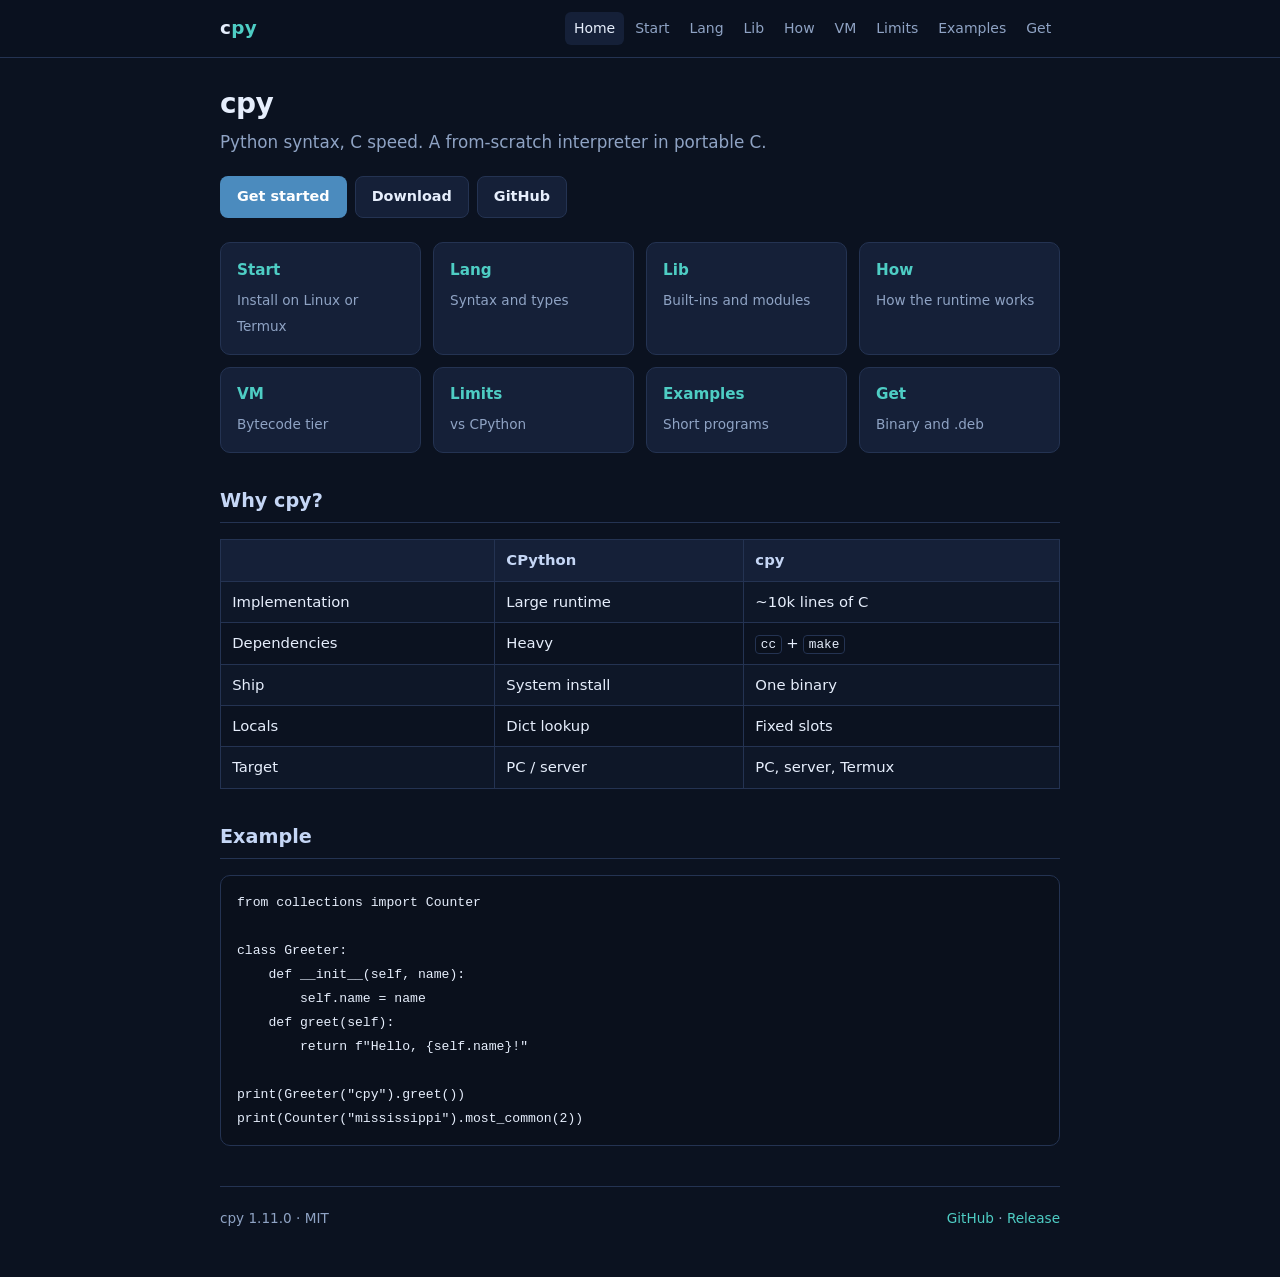
<file: index.html>
<!DOCTYPE html>
<html lang="en">
<head>
  <meta charset="utf-8"/>
  <meta name="viewport" content="width=device-width, initial-scale=1"/>
  <title>cpy</title>
  <meta name="description" content="cpy — Python syntax, C speed."/>
  <link rel="stylesheet" href="css/site.css"/>
</head>
<body>
  <header class="top">
    <div class="top-inner">
      <a class="brand" href="index.html">c<span>py</span></a>
      <nav class="nav">
        <a href="index.html" class="active">Home</a>
        <a href="start.html">Start</a>
        <a href="lang.html">Lang</a>
        <a href="lib.html">Lib</a>
        <a href="how.html">How</a>
        <a href="vm.html">VM</a>
        <a href="lim.html">Limits</a>
        <a href="try.html">Examples</a>
        <a href="get.html">Get</a>
      </nav>
    </div>
  </header>
  <main class="wrap">
    <h1>cpy</h1>
    <p class="lead">Python syntax, C speed. A from-scratch interpreter in portable C.</p>

  <div class="btns">
    <a class="btn btn-primary" href="start.html">Get started</a>
    <a class="btn" href="get.html">Download</a>
    <a class="btn" href="https://github.com/MoonLite-Br/Cpy">GitHub</a>
  </div>

  <div class="cards">
    <a class="card" href="start.html"><strong>Start</strong><span>Install on Linux or Termux</span></a>
    <a class="card" href="lang.html"><strong>Lang</strong><span>Syntax and types</span></a>
    <a class="card" href="lib.html"><strong>Lib</strong><span>Built-ins and modules</span></a>
    <a class="card" href="how.html"><strong>How</strong><span>How the runtime works</span></a>
    <a class="card" href="vm.html"><strong>VM</strong><span>Bytecode tier</span></a>
    <a class="card" href="lim.html"><strong>Limits</strong><span>vs CPython</span></a>
    <a class="card" href="try.html"><strong>Examples</strong><span>Short programs</span></a>
    <a class="card" href="get.html"><strong>Get</strong><span>Binary and .deb</span></a>
  </div>

  <h2>Why cpy?</h2>
  <div class="table-wrap">
  <table>
    <tr><th></th><th>CPython</th><th>cpy</th></tr>
    <tr><td>Implementation</td><td>Large runtime</td><td>~10k lines of C</td></tr>
    <tr><td>Dependencies</td><td>Heavy</td><td><code>cc</code> + <code>make</code></td></tr>
    <tr><td>Ship</td><td>System install</td><td>One binary</td></tr>
    <tr><td>Locals</td><td>Dict lookup</td><td>Fixed slots</td></tr>
    <tr><td>Target</td><td>PC / server</td><td>PC, server, Termux</td></tr>
  </table>
  </div>

  <h2>Example</h2>
  <pre><code>from collections import Counter

class Greeter:
    def __init__(self, name):
        self.name = name
    def greet(self):
        return f"Hello, {self.name}!"

print(Greeter("cpy").greet())
print(Counter("mississippi").most_common(2))
</code></pre>

    <footer>
      <span>cpy 1.11.0 · MIT</span>
      <span>
        <a href="https://github.com/MoonLite-Br/Cpy">GitHub</a>
        ·
        <a href="https://github.com/MoonLite-Br/Cpy/releases/tag/v1.11.0">Release</a>
      </span>
    </footer>
  </main>
</body>
</html>
</file>
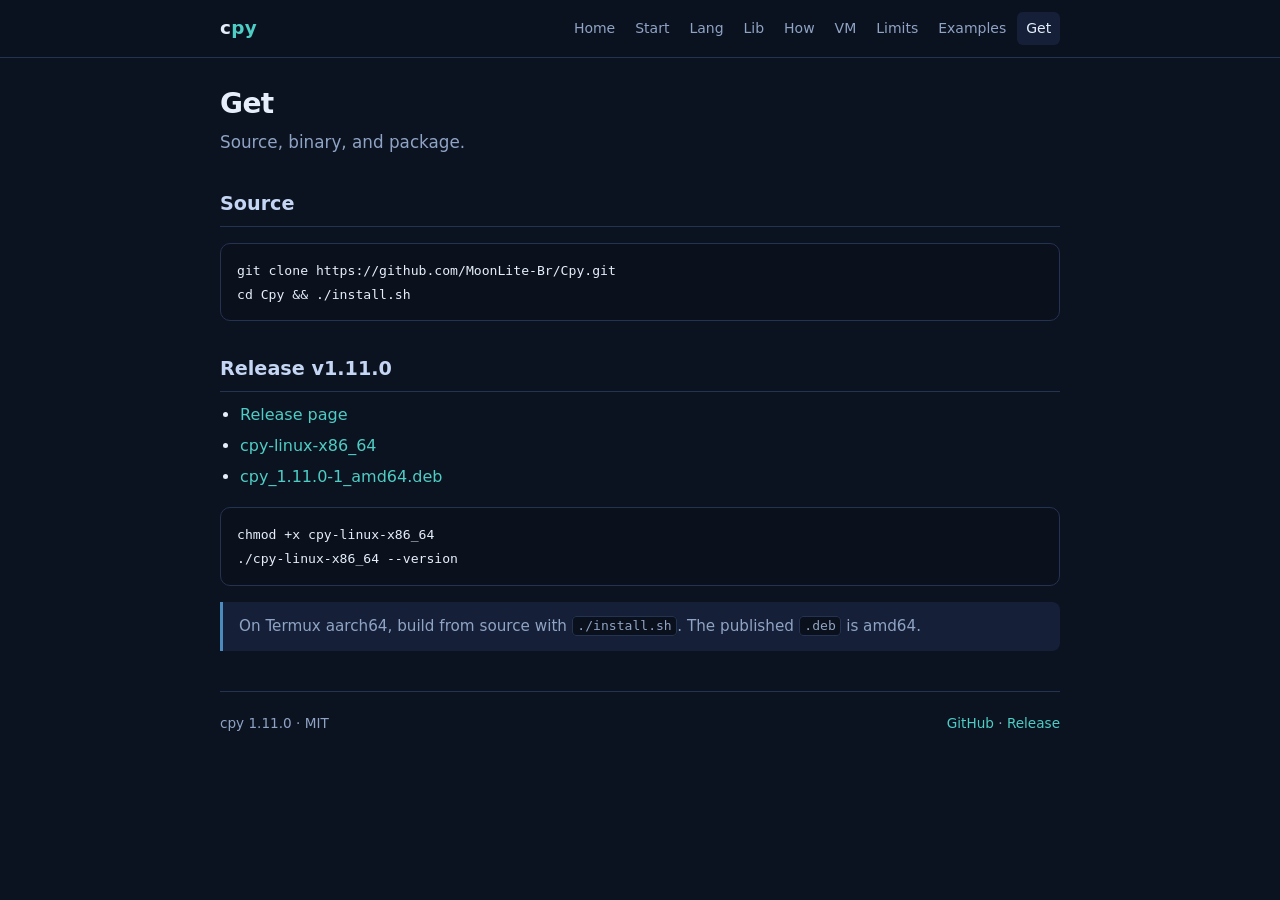
<file: get.html>
<!DOCTYPE html>
<html lang="en">
<head>
  <meta charset="utf-8"/>
  <meta name="viewport" content="width=device-width, initial-scale=1"/>
  <title>Get · cpy</title>
  <meta name="description" content="cpy — Python syntax, C speed."/>
  <link rel="stylesheet" href="css/site.css"/>
</head>
<body>
  <header class="top">
    <div class="top-inner">
      <a class="brand" href="index.html">c<span>py</span></a>
      <nav class="nav">
        <a href="index.html">Home</a>
        <a href="start.html">Start</a>
        <a href="lang.html">Lang</a>
        <a href="lib.html">Lib</a>
        <a href="how.html">How</a>
        <a href="vm.html">VM</a>
        <a href="lim.html">Limits</a>
        <a href="try.html">Examples</a>
        <a href="get.html" class="active">Get</a>
      </nav>
    </div>
  </header>
  <main class="wrap">
    <h1>Get</h1>
    <p class="lead">Source, binary, and package.</p>

  <h2>Source</h2>
  <pre><code>git clone https://github.com/MoonLite-Br/Cpy.git
cd Cpy && ./install.sh</code></pre>

  <h2>Release v1.11.0</h2>
  <ul>
    <li><a href="https://github.com/MoonLite-Br/Cpy/releases/tag/v1.11.0">Release page</a></li>
    <li><a href="https://github.com/MoonLite-Br/Cpy/releases/download/v1.11.0/cpy-linux-x86_64">cpy-linux-x86_64</a></li>
    <li><a href="https://github.com/MoonLite-Br/Cpy/releases/download/v1.11.0/cpy_1.11.0-1_amd64.deb">cpy_1.11.0-1_amd64.deb</a></li>
  </ul>

  <pre><code>chmod +x cpy-linux-x86_64
./cpy-linux-x86_64 --version</code></pre>

  <div class="note">On Termux aarch64, build from source with <code>./install.sh</code>. The published <code>.deb</code> is amd64.</div>

    <footer>
      <span>cpy 1.11.0 · MIT</span>
      <span>
        <a href="https://github.com/MoonLite-Br/Cpy">GitHub</a>
        ·
        <a href="https://github.com/MoonLite-Br/Cpy/releases/tag/v1.11.0">Release</a>
      </span>
    </footer>
  </main>
</body>
</html>
</file>
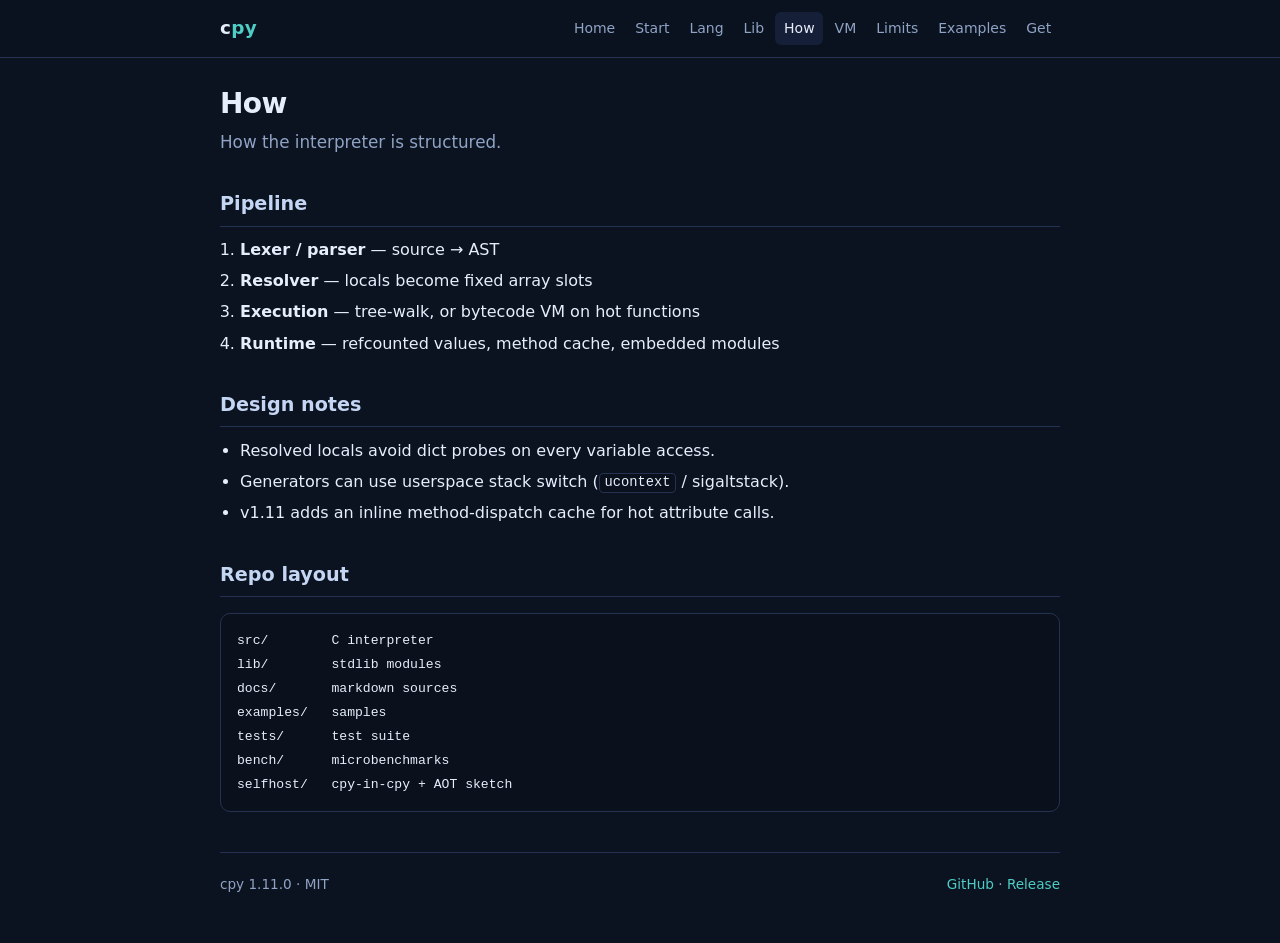
<file: how.html>
<!DOCTYPE html>
<html lang="en">
<head>
  <meta charset="utf-8"/>
  <meta name="viewport" content="width=device-width, initial-scale=1"/>
  <title>How · cpy</title>
  <meta name="description" content="cpy — Python syntax, C speed."/>
  <link rel="stylesheet" href="css/site.css"/>
</head>
<body>
  <header class="top">
    <div class="top-inner">
      <a class="brand" href="index.html">c<span>py</span></a>
      <nav class="nav">
        <a href="index.html">Home</a>
        <a href="start.html">Start</a>
        <a href="lang.html">Lang</a>
        <a href="lib.html">Lib</a>
        <a href="how.html" class="active">How</a>
        <a href="vm.html">VM</a>
        <a href="lim.html">Limits</a>
        <a href="try.html">Examples</a>
        <a href="get.html">Get</a>
      </nav>
    </div>
  </header>
  <main class="wrap">
    <h1>How</h1>
    <p class="lead">How the interpreter is structured.</p>

  <h2>Pipeline</h2>
  <ol>
    <li><strong>Lexer / parser</strong> — source → AST</li>
    <li><strong>Resolver</strong> — locals become fixed array slots</li>
    <li><strong>Execution</strong> — tree-walk, or bytecode VM on hot functions</li>
    <li><strong>Runtime</strong> — refcounted values, method cache, embedded modules</li>
  </ol>

  <h2>Design notes</h2>
  <ul>
    <li>Resolved locals avoid dict probes on every variable access.</li>
    <li>Generators can use userspace stack switch (<code>ucontext</code> / sigaltstack).</li>
    <li>v1.11 adds an inline method-dispatch cache for hot attribute calls.</li>
  </ul>

  <h2>Repo layout</h2>
  <pre><code>src/        C interpreter
lib/        stdlib modules
docs/       markdown sources
examples/   samples
tests/      test suite
bench/      microbenchmarks
selfhost/   cpy-in-cpy + AOT sketch</code></pre>

    <footer>
      <span>cpy 1.11.0 · MIT</span>
      <span>
        <a href="https://github.com/MoonLite-Br/Cpy">GitHub</a>
        ·
        <a href="https://github.com/MoonLite-Br/Cpy/releases/tag/v1.11.0">Release</a>
      </span>
    </footer>
  </main>
</body>
</html>
</file>
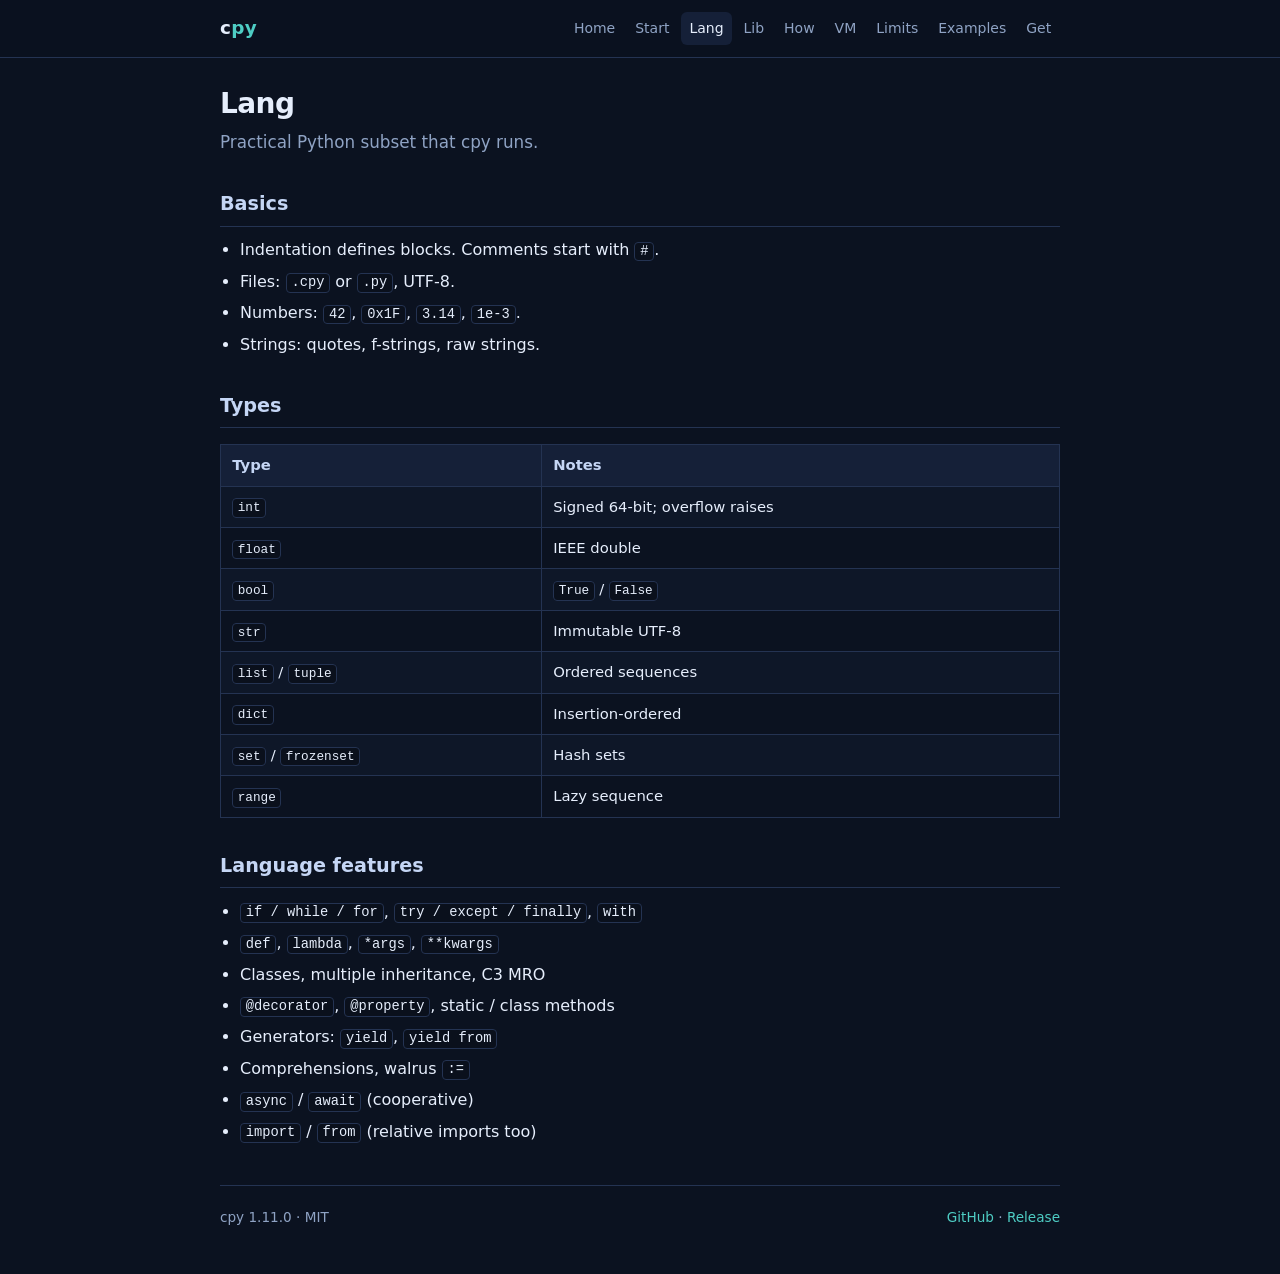
<file: lang.html>
<!DOCTYPE html>
<html lang="en">
<head>
  <meta charset="utf-8"/>
  <meta name="viewport" content="width=device-width, initial-scale=1"/>
  <title>Lang · cpy</title>
  <meta name="description" content="cpy — Python syntax, C speed."/>
  <link rel="stylesheet" href="css/site.css"/>
</head>
<body>
  <header class="top">
    <div class="top-inner">
      <a class="brand" href="index.html">c<span>py</span></a>
      <nav class="nav">
        <a href="index.html">Home</a>
        <a href="start.html">Start</a>
        <a href="lang.html" class="active">Lang</a>
        <a href="lib.html">Lib</a>
        <a href="how.html">How</a>
        <a href="vm.html">VM</a>
        <a href="lim.html">Limits</a>
        <a href="try.html">Examples</a>
        <a href="get.html">Get</a>
      </nav>
    </div>
  </header>
  <main class="wrap">
    <h1>Lang</h1>
    <p class="lead">Practical Python subset that cpy runs.</p>

  <h2>Basics</h2>
  <ul>
    <li>Indentation defines blocks. Comments start with <code>#</code>.</li>
    <li>Files: <code>.cpy</code> or <code>.py</code>, UTF-8.</li>
    <li>Numbers: <code>42</code>, <code>0x1F</code>, <code>3.14</code>, <code>1e-3</code>.</li>
    <li>Strings: quotes, f-strings, raw strings.</li>
  </ul>

  <h2>Types</h2>
  <div class="table-wrap">
  <table>
    <tr><th>Type</th><th>Notes</th></tr>
    <tr><td><code>int</code></td><td>Signed 64-bit; overflow raises</td></tr>
    <tr><td><code>float</code></td><td>IEEE double</td></tr>
    <tr><td><code>bool</code></td><td><code>True</code> / <code>False</code></td></tr>
    <tr><td><code>str</code></td><td>Immutable UTF-8</td></tr>
    <tr><td><code>list</code> / <code>tuple</code></td><td>Ordered sequences</td></tr>
    <tr><td><code>dict</code></td><td>Insertion-ordered</td></tr>
    <tr><td><code>set</code> / <code>frozenset</code></td><td>Hash sets</td></tr>
    <tr><td><code>range</code></td><td>Lazy sequence</td></tr>
  </table>
  </div>

  <h2>Language features</h2>
  <ul>
    <li><code>if / while / for</code>, <code>try / except / finally</code>, <code>with</code></li>
    <li><code>def</code>, <code>lambda</code>, <code>*args</code>, <code>**kwargs</code></li>
    <li>Classes, multiple inheritance, C3 MRO</li>
    <li><code>@decorator</code>, <code>@property</code>, static / class methods</li>
    <li>Generators: <code>yield</code>, <code>yield from</code></li>
    <li>Comprehensions, walrus <code>:=</code></li>
    <li><code>async</code> / <code>await</code> (cooperative)</li>
    <li><code>import</code> / <code>from</code> (relative imports too)</li>
  </ul>

    <footer>
      <span>cpy 1.11.0 · MIT</span>
      <span>
        <a href="https://github.com/MoonLite-Br/Cpy">GitHub</a>
        ·
        <a href="https://github.com/MoonLite-Br/Cpy/releases/tag/v1.11.0">Release</a>
      </span>
    </footer>
  </main>
</body>
</html>
</file>
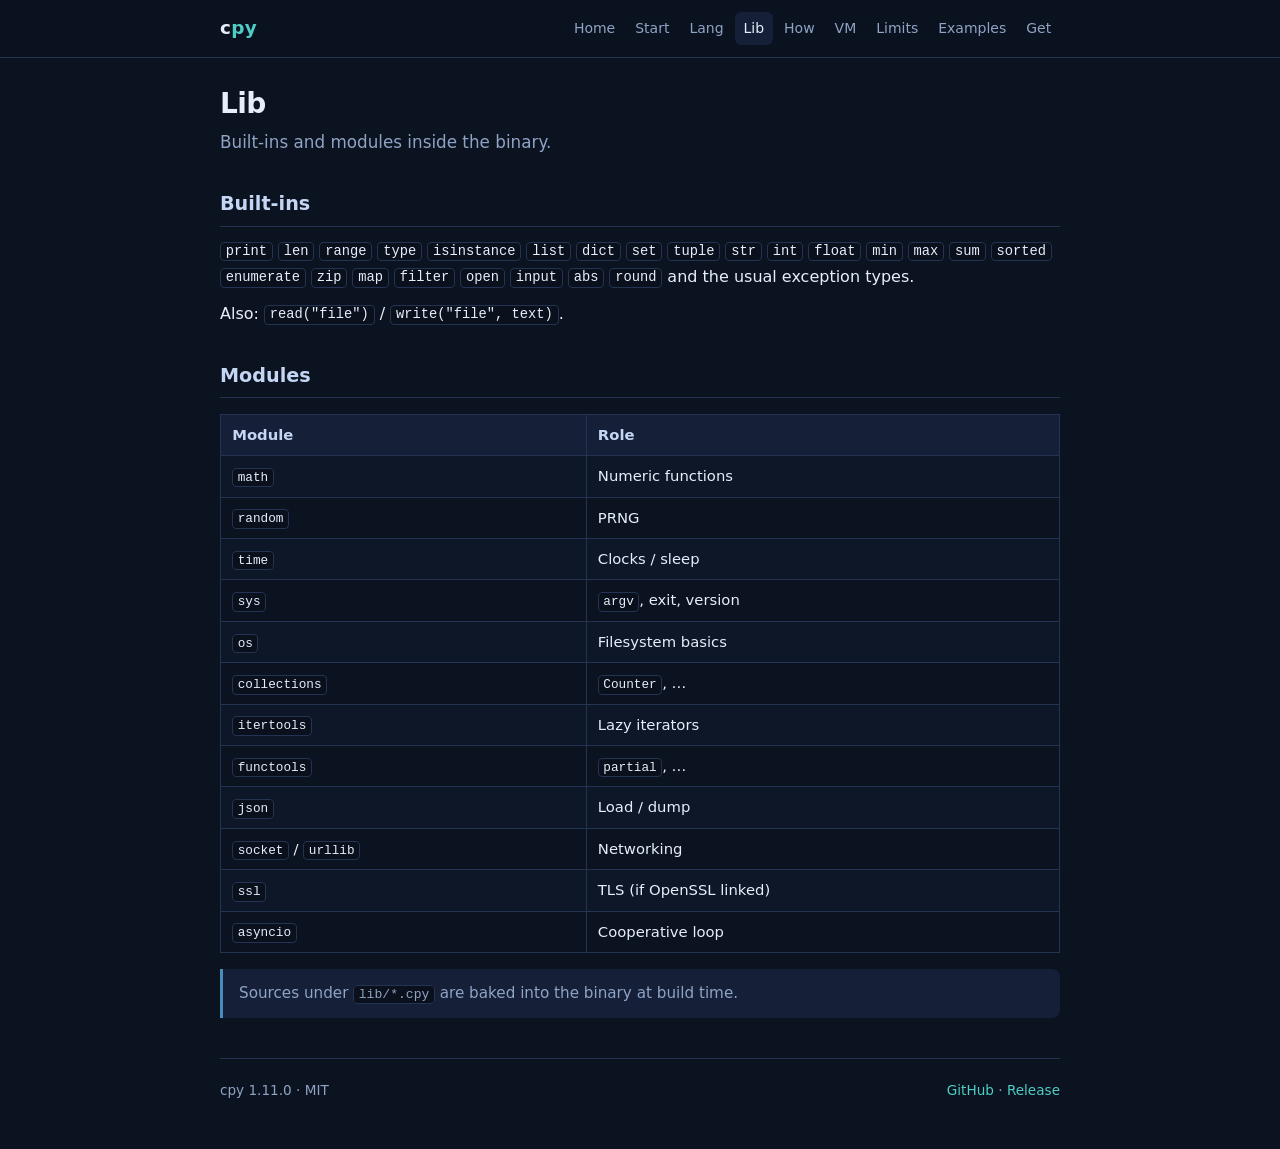
<file: lib.html>
<!DOCTYPE html>
<html lang="en">
<head>
  <meta charset="utf-8"/>
  <meta name="viewport" content="width=device-width, initial-scale=1"/>
  <title>Lib · cpy</title>
  <meta name="description" content="cpy — Python syntax, C speed."/>
  <link rel="stylesheet" href="css/site.css"/>
</head>
<body>
  <header class="top">
    <div class="top-inner">
      <a class="brand" href="index.html">c<span>py</span></a>
      <nav class="nav">
        <a href="index.html">Home</a>
        <a href="start.html">Start</a>
        <a href="lang.html">Lang</a>
        <a href="lib.html" class="active">Lib</a>
        <a href="how.html">How</a>
        <a href="vm.html">VM</a>
        <a href="lim.html">Limits</a>
        <a href="try.html">Examples</a>
        <a href="get.html">Get</a>
      </nav>
    </div>
  </header>
  <main class="wrap">
    <h1>Lib</h1>
    <p class="lead">Built-ins and modules inside the binary.</p>

  <h2>Built-ins</h2>
  <p><code>print</code> <code>len</code> <code>range</code> <code>type</code> <code>isinstance</code>
  <code>list</code> <code>dict</code> <code>set</code> <code>tuple</code> <code>str</code> <code>int</code> <code>float</code>
  <code>min</code> <code>max</code> <code>sum</code> <code>sorted</code> <code>enumerate</code> <code>zip</code>
  <code>map</code> <code>filter</code> <code>open</code> <code>input</code> <code>abs</code> <code>round</code>
  and the usual exception types.</p>
  <p>Also: <code>read("file")</code> / <code>write("file", text)</code>.</p>

  <h2>Modules</h2>
  <div class="table-wrap">
  <table>
    <tr><th>Module</th><th>Role</th></tr>
    <tr><td><code>math</code></td><td>Numeric functions</td></tr>
    <tr><td><code>random</code></td><td>PRNG</td></tr>
    <tr><td><code>time</code></td><td>Clocks / sleep</td></tr>
    <tr><td><code>sys</code></td><td><code>argv</code>, exit, version</td></tr>
    <tr><td><code>os</code></td><td>Filesystem basics</td></tr>
    <tr><td><code>collections</code></td><td><code>Counter</code>, …</td></tr>
    <tr><td><code>itertools</code></td><td>Lazy iterators</td></tr>
    <tr><td><code>functools</code></td><td><code>partial</code>, …</td></tr>
    <tr><td><code>json</code></td><td>Load / dump</td></tr>
    <tr><td><code>socket</code> / <code>urllib</code></td><td>Networking</td></tr>
    <tr><td><code>ssl</code></td><td>TLS (if OpenSSL linked)</td></tr>
    <tr><td><code>asyncio</code></td><td>Cooperative loop</td></tr>
  </table>
  </div>
  <div class="note">Sources under <code>lib/*.cpy</code> are baked into the binary at build time.</div>

    <footer>
      <span>cpy 1.11.0 · MIT</span>
      <span>
        <a href="https://github.com/MoonLite-Br/Cpy">GitHub</a>
        ·
        <a href="https://github.com/MoonLite-Br/Cpy/releases/tag/v1.11.0">Release</a>
      </span>
    </footer>
  </main>
</body>
</html>
</file>
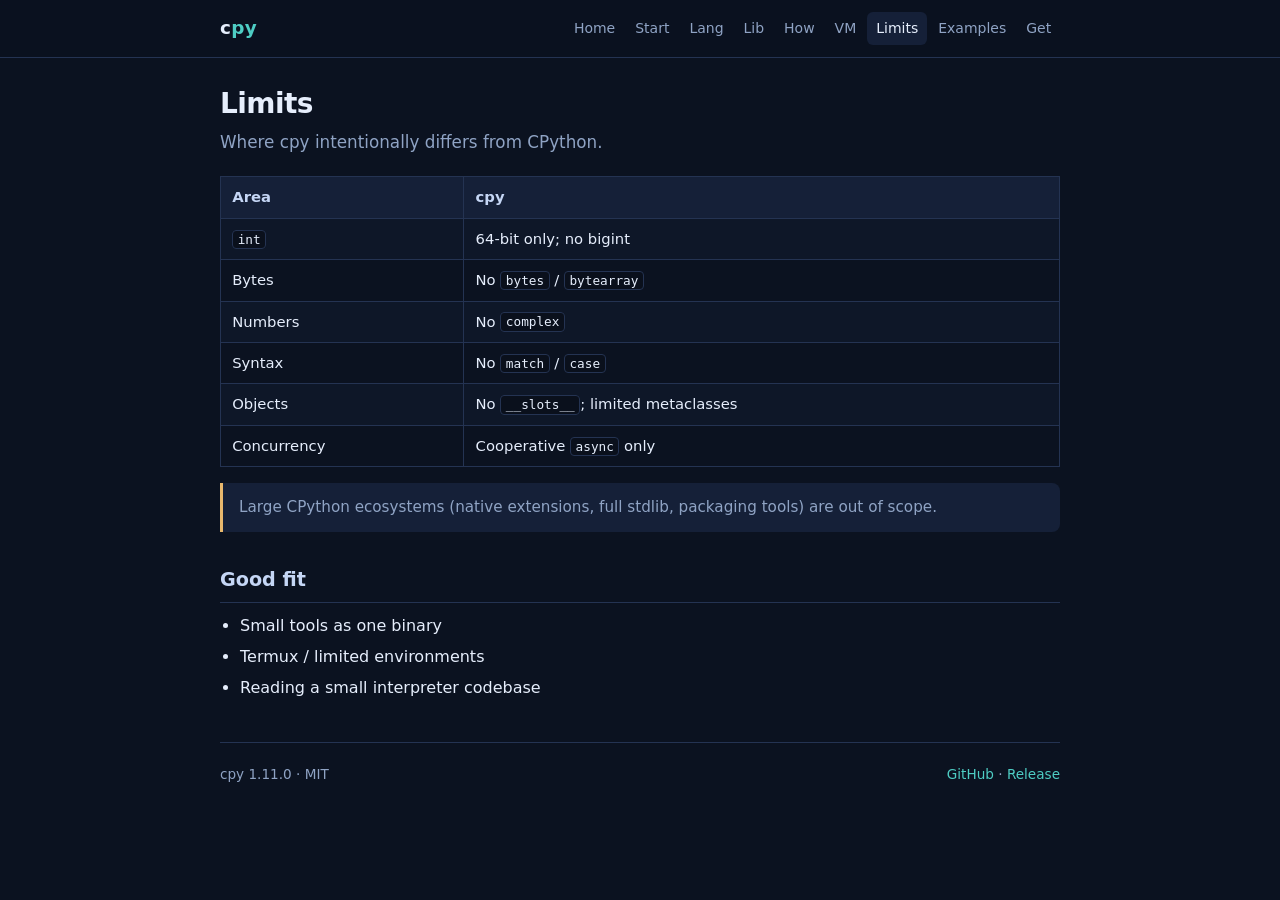
<file: lim.html>
<!DOCTYPE html>
<html lang="en">
<head>
  <meta charset="utf-8"/>
  <meta name="viewport" content="width=device-width, initial-scale=1"/>
  <title>Limits · cpy</title>
  <meta name="description" content="cpy — Python syntax, C speed."/>
  <link rel="stylesheet" href="css/site.css"/>
</head>
<body>
  <header class="top">
    <div class="top-inner">
      <a class="brand" href="index.html">c<span>py</span></a>
      <nav class="nav">
        <a href="index.html">Home</a>
        <a href="start.html">Start</a>
        <a href="lang.html">Lang</a>
        <a href="lib.html">Lib</a>
        <a href="how.html">How</a>
        <a href="vm.html">VM</a>
        <a href="lim.html" class="active">Limits</a>
        <a href="try.html">Examples</a>
        <a href="get.html">Get</a>
      </nav>
    </div>
  </header>
  <main class="wrap">
    <h1>Limits</h1>
    <p class="lead">Where cpy intentionally differs from CPython.</p>

  <div class="table-wrap">
  <table>
    <tr><th>Area</th><th>cpy</th></tr>
    <tr><td><code>int</code></td><td>64-bit only; no bigint</td></tr>
    <tr><td>Bytes</td><td>No <code>bytes</code> / <code>bytearray</code></td></tr>
    <tr><td>Numbers</td><td>No <code>complex</code></td></tr>
    <tr><td>Syntax</td><td>No <code>match</code> / <code>case</code></td></tr>
    <tr><td>Objects</td><td>No <code>__slots__</code>; limited metaclasses</td></tr>
    <tr><td>Concurrency</td><td>Cooperative <code>async</code> only</td></tr>
  </table>
  </div>

  <div class="note warn">Large CPython ecosystems (native extensions, full stdlib, packaging tools) are out of scope.</div>

  <h2>Good fit</h2>
  <ul>
    <li>Small tools as one binary</li>
    <li>Termux / limited environments</li>
    <li>Reading a small interpreter codebase</li>
  </ul>

    <footer>
      <span>cpy 1.11.0 · MIT</span>
      <span>
        <a href="https://github.com/MoonLite-Br/Cpy">GitHub</a>
        ·
        <a href="https://github.com/MoonLite-Br/Cpy/releases/tag/v1.11.0">Release</a>
      </span>
    </footer>
  </main>
</body>
</html>
</file>
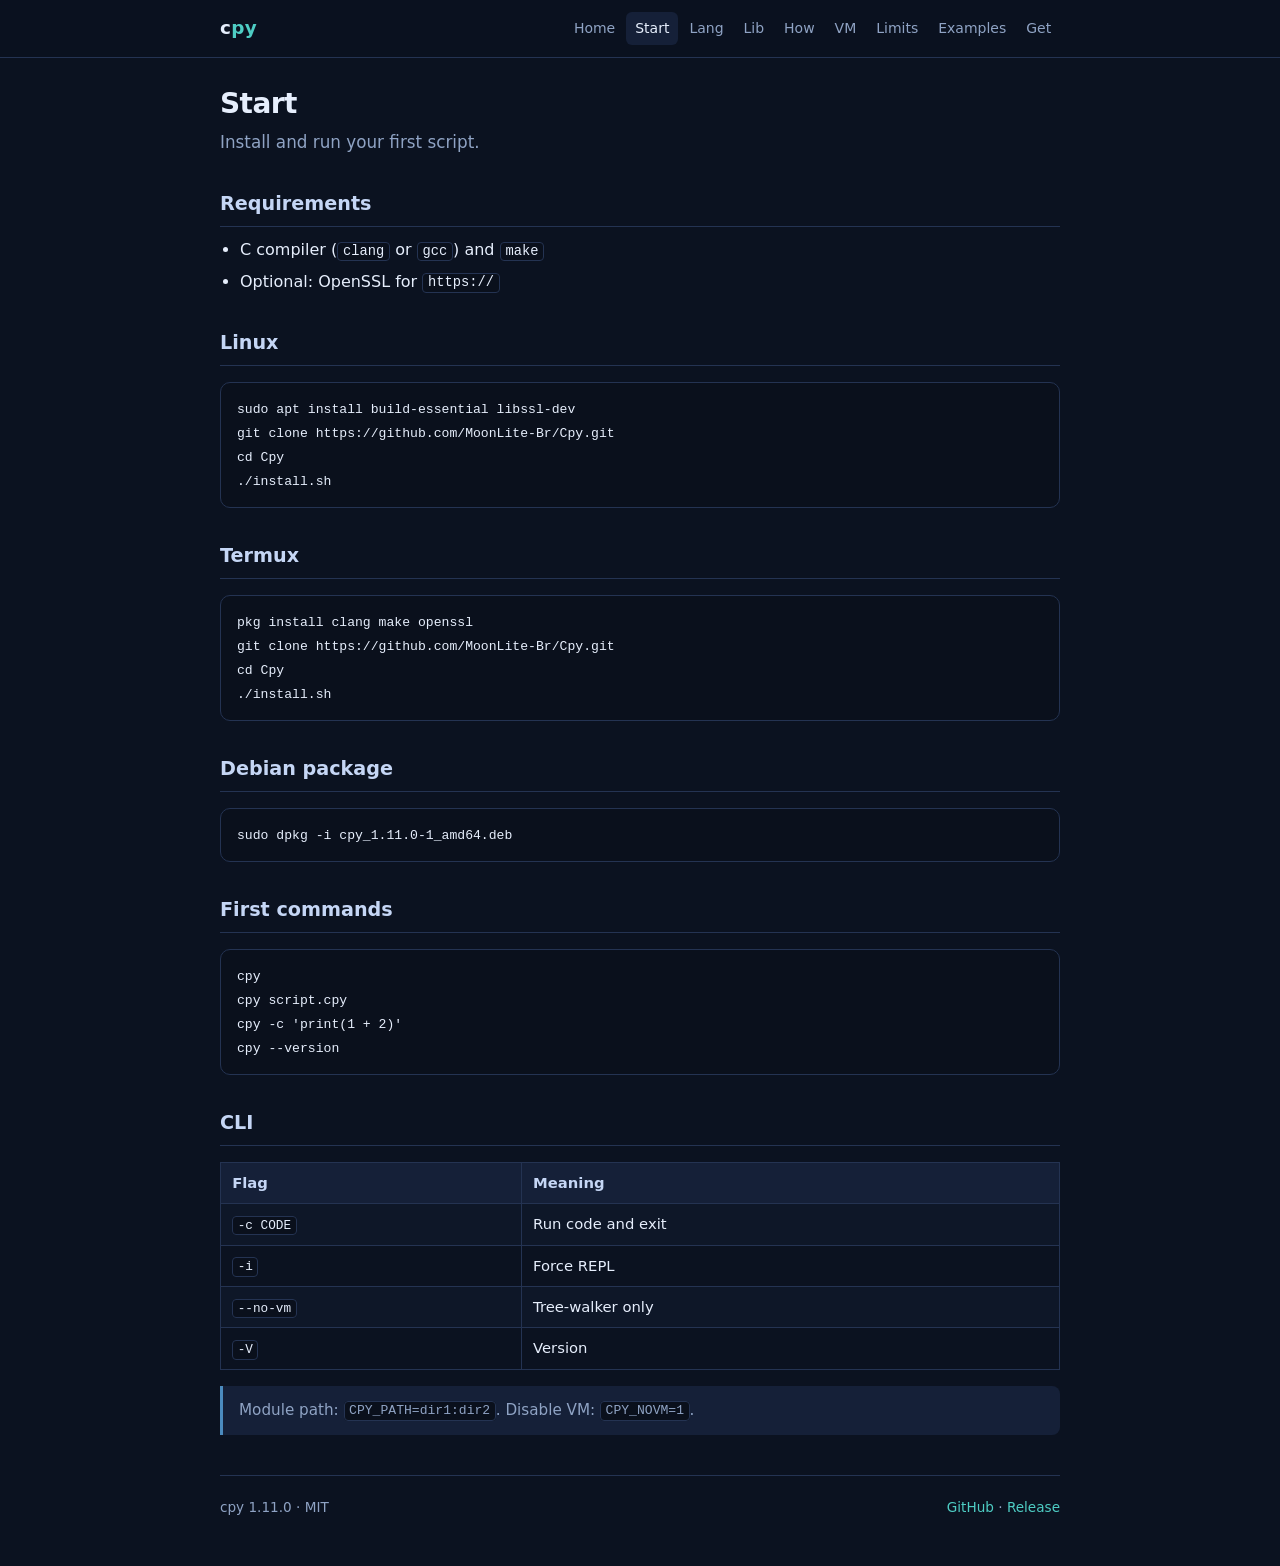
<file: start.html>
<!DOCTYPE html>
<html lang="en">
<head>
  <meta charset="utf-8"/>
  <meta name="viewport" content="width=device-width, initial-scale=1"/>
  <title>Start · cpy</title>
  <meta name="description" content="cpy — Python syntax, C speed."/>
  <link rel="stylesheet" href="css/site.css"/>
</head>
<body>
  <header class="top">
    <div class="top-inner">
      <a class="brand" href="index.html">c<span>py</span></a>
      <nav class="nav">
        <a href="index.html">Home</a>
        <a href="start.html" class="active">Start</a>
        <a href="lang.html">Lang</a>
        <a href="lib.html">Lib</a>
        <a href="how.html">How</a>
        <a href="vm.html">VM</a>
        <a href="lim.html">Limits</a>
        <a href="try.html">Examples</a>
        <a href="get.html">Get</a>
      </nav>
    </div>
  </header>
  <main class="wrap">
    <h1>Start</h1>
    <p class="lead">Install and run your first script.</p>

  <h2>Requirements</h2>
  <ul>
    <li>C compiler (<code>clang</code> or <code>gcc</code>) and <code>make</code></li>
    <li>Optional: OpenSSL for <code>https://</code></li>
  </ul>

  <h2>Linux</h2>
  <pre><code>sudo apt install build-essential libssl-dev
git clone https://github.com/MoonLite-Br/Cpy.git
cd Cpy
./install.sh</code></pre>

  <h2>Termux</h2>
  <pre><code>pkg install clang make openssl
git clone https://github.com/MoonLite-Br/Cpy.git
cd Cpy
./install.sh</code></pre>

  <h2>Debian package</h2>
  <pre><code>sudo dpkg -i cpy_1.11.0-1_amd64.deb</code></pre>

  <h2>First commands</h2>
  <pre><code>cpy
cpy script.cpy
cpy -c 'print(1 + 2)'
cpy --version</code></pre>

  <h2>CLI</h2>
  <div class="table-wrap">
  <table>
    <tr><th>Flag</th><th>Meaning</th></tr>
    <tr><td><code>-c CODE</code></td><td>Run code and exit</td></tr>
    <tr><td><code>-i</code></td><td>Force REPL</td></tr>
    <tr><td><code>--no-vm</code></td><td>Tree-walker only</td></tr>
    <tr><td><code>-V</code></td><td>Version</td></tr>
  </table>
  </div>
  <div class="note">Module path: <code>CPY_PATH=dir1:dir2</code>. Disable VM: <code>CPY_NOVM=1</code>.</div>

    <footer>
      <span>cpy 1.11.0 · MIT</span>
      <span>
        <a href="https://github.com/MoonLite-Br/Cpy">GitHub</a>
        ·
        <a href="https://github.com/MoonLite-Br/Cpy/releases/tag/v1.11.0">Release</a>
      </span>
    </footer>
  </main>
</body>
</html>
</file>
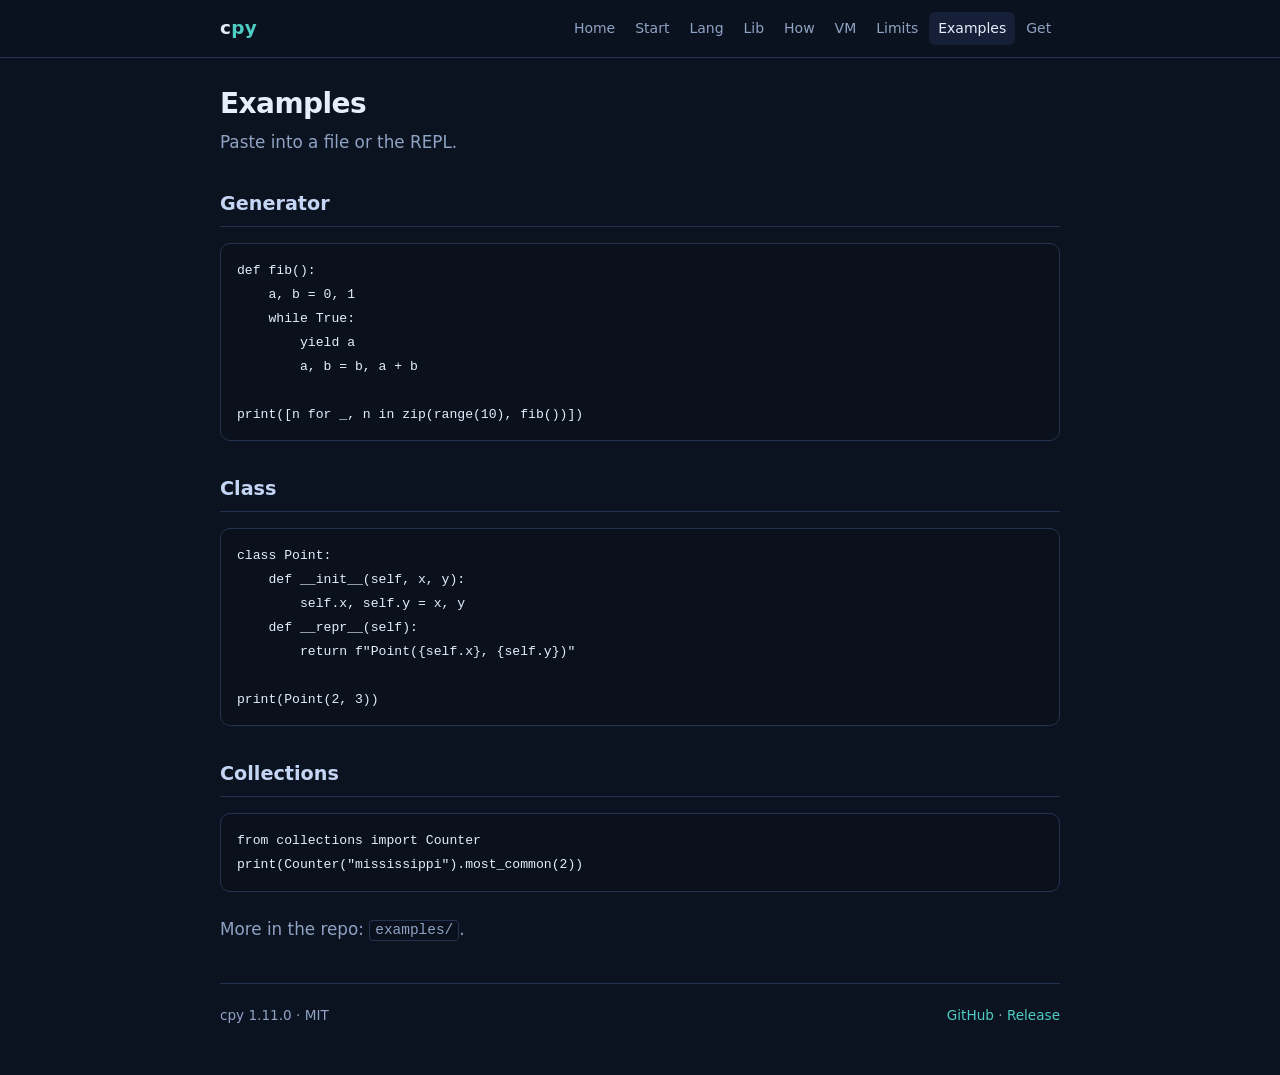
<file: try.html>
<!DOCTYPE html>
<html lang="en">
<head>
  <meta charset="utf-8"/>
  <meta name="viewport" content="width=device-width, initial-scale=1"/>
  <title>Examples · cpy</title>
  <meta name="description" content="cpy — Python syntax, C speed."/>
  <link rel="stylesheet" href="css/site.css"/>
</head>
<body>
  <header class="top">
    <div class="top-inner">
      <a class="brand" href="index.html">c<span>py</span></a>
      <nav class="nav">
        <a href="index.html">Home</a>
        <a href="start.html">Start</a>
        <a href="lang.html">Lang</a>
        <a href="lib.html">Lib</a>
        <a href="how.html">How</a>
        <a href="vm.html">VM</a>
        <a href="lim.html">Limits</a>
        <a href="try.html" class="active">Examples</a>
        <a href="get.html">Get</a>
      </nav>
    </div>
  </header>
  <main class="wrap">
    <h1>Examples</h1>
    <p class="lead">Paste into a file or the REPL.</p>

  <h2>Generator</h2>
  <pre><code>def fib():
    a, b = 0, 1
    while True:
        yield a
        a, b = b, a + b

print([n for _, n in zip(range(10), fib())])</code></pre>

  <h2>Class</h2>
  <pre><code>class Point:
    def __init__(self, x, y):
        self.x, self.y = x, y
    def __repr__(self):
        return f"Point({self.x}, {self.y})"

print(Point(2, 3))</code></pre>

  <h2>Collections</h2>
  <pre><code>from collections import Counter
print(Counter("mississippi").most_common(2))</code></pre>

  <p class="lead" style="margin-top:1.5rem">More in the repo: <code>examples/</code>.</p>

    <footer>
      <span>cpy 1.11.0 · MIT</span>
      <span>
        <a href="https://github.com/MoonLite-Br/Cpy">GitHub</a>
        ·
        <a href="https://github.com/MoonLite-Br/Cpy/releases/tag/v1.11.0">Release</a>
      </span>
    </footer>
  </main>
</body>
</html>
</file>
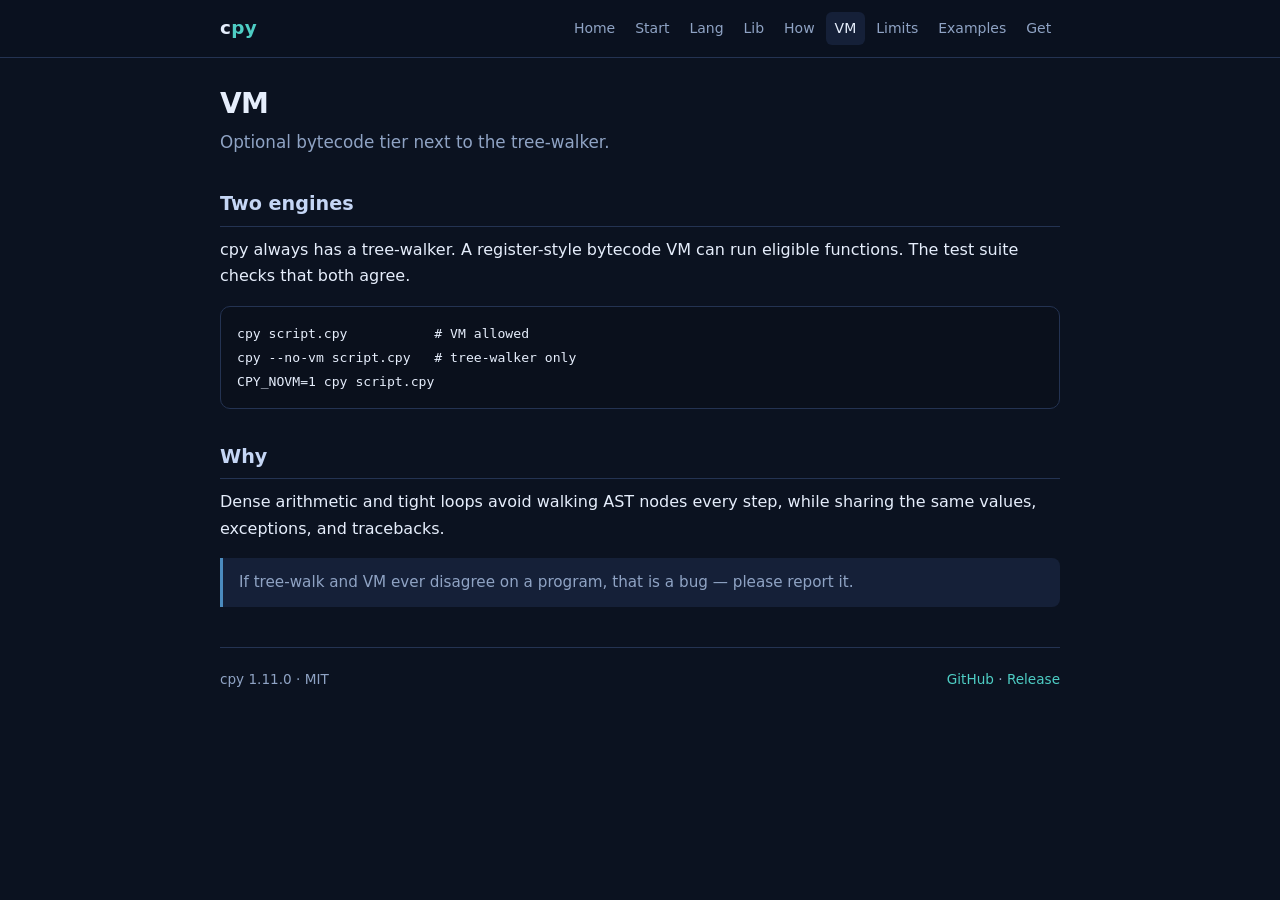
<file: vm.html>
<!DOCTYPE html>
<html lang="en">
<head>
  <meta charset="utf-8"/>
  <meta name="viewport" content="width=device-width, initial-scale=1"/>
  <title>VM · cpy</title>
  <meta name="description" content="cpy — Python syntax, C speed."/>
  <link rel="stylesheet" href="css/site.css"/>
</head>
<body>
  <header class="top">
    <div class="top-inner">
      <a class="brand" href="index.html">c<span>py</span></a>
      <nav class="nav">
        <a href="index.html">Home</a>
        <a href="start.html">Start</a>
        <a href="lang.html">Lang</a>
        <a href="lib.html">Lib</a>
        <a href="how.html">How</a>
        <a href="vm.html" class="active">VM</a>
        <a href="lim.html">Limits</a>
        <a href="try.html">Examples</a>
        <a href="get.html">Get</a>
      </nav>
    </div>
  </header>
  <main class="wrap">
    <h1>VM</h1>
    <p class="lead">Optional bytecode tier next to the tree-walker.</p>

  <h2>Two engines</h2>
  <p>cpy always has a tree-walker. A register-style bytecode VM can run eligible functions. The test suite checks that both agree.</p>
  <pre><code>cpy script.cpy           # VM allowed
cpy --no-vm script.cpy   # tree-walker only
CPY_NOVM=1 cpy script.cpy</code></pre>

  <h2>Why</h2>
  <p>Dense arithmetic and tight loops avoid walking AST nodes every step, while sharing the same values, exceptions, and tracebacks.</p>

  <div class="note">If tree-walk and VM ever disagree on a program, that is a bug — please report it.</div>

    <footer>
      <span>cpy 1.11.0 · MIT</span>
      <span>
        <a href="https://github.com/MoonLite-Br/Cpy">GitHub</a>
        ·
        <a href="https://github.com/MoonLite-Br/Cpy/releases/tag/v1.11.0">Release</a>
      </span>
    </footer>
  </main>
</body>
</html>
</file>
<file: css/site.css>
:root {
  --bg: #0b1220;
  --panel: #152038;
  --border: #243352;
  --text: #e6eefc;
  --muted: #8fa3c4;
  --accent: #4ecdc4;
  --accent2: #4B8BBE;
  --code: #0a101c;
  --warn: #e8b86d;
}

*, *::before, *::after { box-sizing: border-box; }
html { scroll-behavior: smooth; }
body {
  margin: 0;
  font-family: system-ui, -apple-system, "Segoe UI", Roboto, Ubuntu, sans-serif;
  background: var(--bg);
  color: var(--text);
  line-height: 1.65;
  font-size: 16px;
  min-height: 100vh;
}
a { color: var(--accent); text-decoration: none; }
a:hover { text-decoration: underline; }

/* Header */
.top {
  position: sticky;
  top: 0;
  z-index: 50;
  background: rgba(11, 18, 32, 0.95);
  border-bottom: 1px solid var(--border);
  backdrop-filter: blur(8px);
}
.top-inner {
  max-width: 880px;
  margin: 0 auto;
  padding: 0.75rem 1.25rem;
  display: flex;
  flex-wrap: wrap;
  align-items: center;
  gap: 0.5rem 1rem;
}
.brand {
  font-weight: 700;
  font-size: 1.15rem;
  color: var(--text);
  text-decoration: none;
  letter-spacing: 0.02em;
  flex-shrink: 0;
}
.brand:hover { color: var(--accent); text-decoration: none; }
.brand span { color: var(--accent); }

.nav {
  display: flex;
  flex-wrap: wrap;
  gap: 0.15rem;
  margin-left: auto;
}
.nav a {
  color: var(--muted);
  font-size: 0.875rem;
  padding: 0.3rem 0.55rem;
  border-radius: 6px;
  text-decoration: none;
}
.nav a:hover { color: var(--text); background: var(--panel); text-decoration: none; }
.nav a.active {
  color: var(--text);
  background: var(--panel);
}

/* Main */
.wrap {
  max-width: 880px;
  margin: 0 auto;
  padding: 1.75rem 1.25rem 3rem;
}

h1 {
  font-size: 1.75rem;
  margin: 0 0 0.5rem;
  line-height: 1.25;
  letter-spacing: -0.02em;
}
h2 {
  font-size: 1.2rem;
  margin: 2rem 0 0.65rem;
  padding-bottom: 0.35rem;
  border-bottom: 1px solid var(--border);
  color: #c5d6f5;
}
h3 {
  font-size: 1.05rem;
  margin: 1.35rem 0 0.4rem;
  color: var(--accent);
}
p { margin: 0.65rem 0; }
.lead {
  color: var(--muted);
  font-size: 1.05rem;
  margin: 0 0 1.25rem;
  max-width: 38em;
}

ul, ol { padding-left: 1.25rem; margin: 0.5rem 0; }
li { margin: 0.3rem 0; }

/* Buttons */
.btns { display: flex; flex-wrap: wrap; gap: 0.5rem; margin: 1rem 0 1.5rem; }
.btn {
  display: inline-block;
  padding: 0.5rem 1rem;
  border-radius: 8px;
  font-weight: 600;
  font-size: 0.9rem;
  text-decoration: none;
  border: 1px solid var(--border);
  background: var(--panel);
  color: var(--text);
}
.btn:hover { text-decoration: none; filter: brightness(1.08); }
.btn-primary {
  background: var(--accent2);
  border-color: transparent;
  color: #fff;
}

/* Cards */
.cards {
  display: grid;
  grid-template-columns: repeat(auto-fill, minmax(180px, 1fr));
  gap: 0.75rem;
  margin: 1.25rem 0;
}
.card {
  display: block;
  background: var(--panel);
  border: 1px solid var(--border);
  border-radius: 10px;
  padding: 0.9rem 1rem;
  color: var(--text);
  text-decoration: none;
}
.card:hover {
  border-color: var(--accent);
  text-decoration: none;
}
.card strong {
  display: block;
  color: var(--accent);
  margin-bottom: 0.25rem;
  font-size: 0.95rem;
}
.card span {
  color: var(--muted);
  font-size: 0.85rem;
  line-height: 1.4;
}

/* Tables */
.table-wrap { overflow-x: auto; margin: 1rem 0; }
table {
  width: 100%;
  border-collapse: collapse;
  font-size: 0.925rem;
}
th, td {
  border: 1px solid var(--border);
  padding: 0.5rem 0.7rem;
  text-align: left;
  vertical-align: top;
}
th { background: var(--panel); color: #c5d6f5; font-weight: 600; }
tr:nth-child(even) td { background: rgba(21, 32, 56, 0.35); }

/* Code */
code {
  font-family: ui-monospace, "Cascadia Code", "SF Mono", Menlo, Consolas, monospace;
  font-size: 0.86em;
  background: var(--code);
  border: 1px solid var(--border);
  border-radius: 4px;
  padding: 0.1em 0.35em;
}
pre {
  background: var(--code);
  border: 1px solid var(--border);
  border-radius: 10px;
  padding: 0.9rem 1rem;
  overflow-x: auto;
  margin: 1rem 0;
  line-height: 1.5;
}
pre code {
  border: none;
  background: none;
  padding: 0;
  font-size: 0.82rem;
}

/* Note */
.note {
  background: var(--panel);
  border-left: 3px solid var(--accent2);
  padding: 0.75rem 1rem;
  margin: 1rem 0;
  border-radius: 0 8px 8px 0;
  color: var(--muted);
  font-size: 0.95rem;
}
.note.warn { border-left-color: var(--warn); }

/* Footer */
footer {
  margin-top: 2.5rem;
  padding-top: 1.25rem;
  border-top: 1px solid var(--border);
  color: var(--muted);
  font-size: 0.85rem;
  display: flex;
  flex-wrap: wrap;
  gap: 0.5rem 1.25rem;
  justify-content: space-between;
}

@media (max-width: 600px) {
  .nav { margin-left: 0; width: 100%; }
  .wrap { padding: 1.25rem 1rem 2.5rem; }
  h1 { font-size: 1.45rem; }
  .top-inner { padding: 0.65rem 1rem; }
}
</file>
